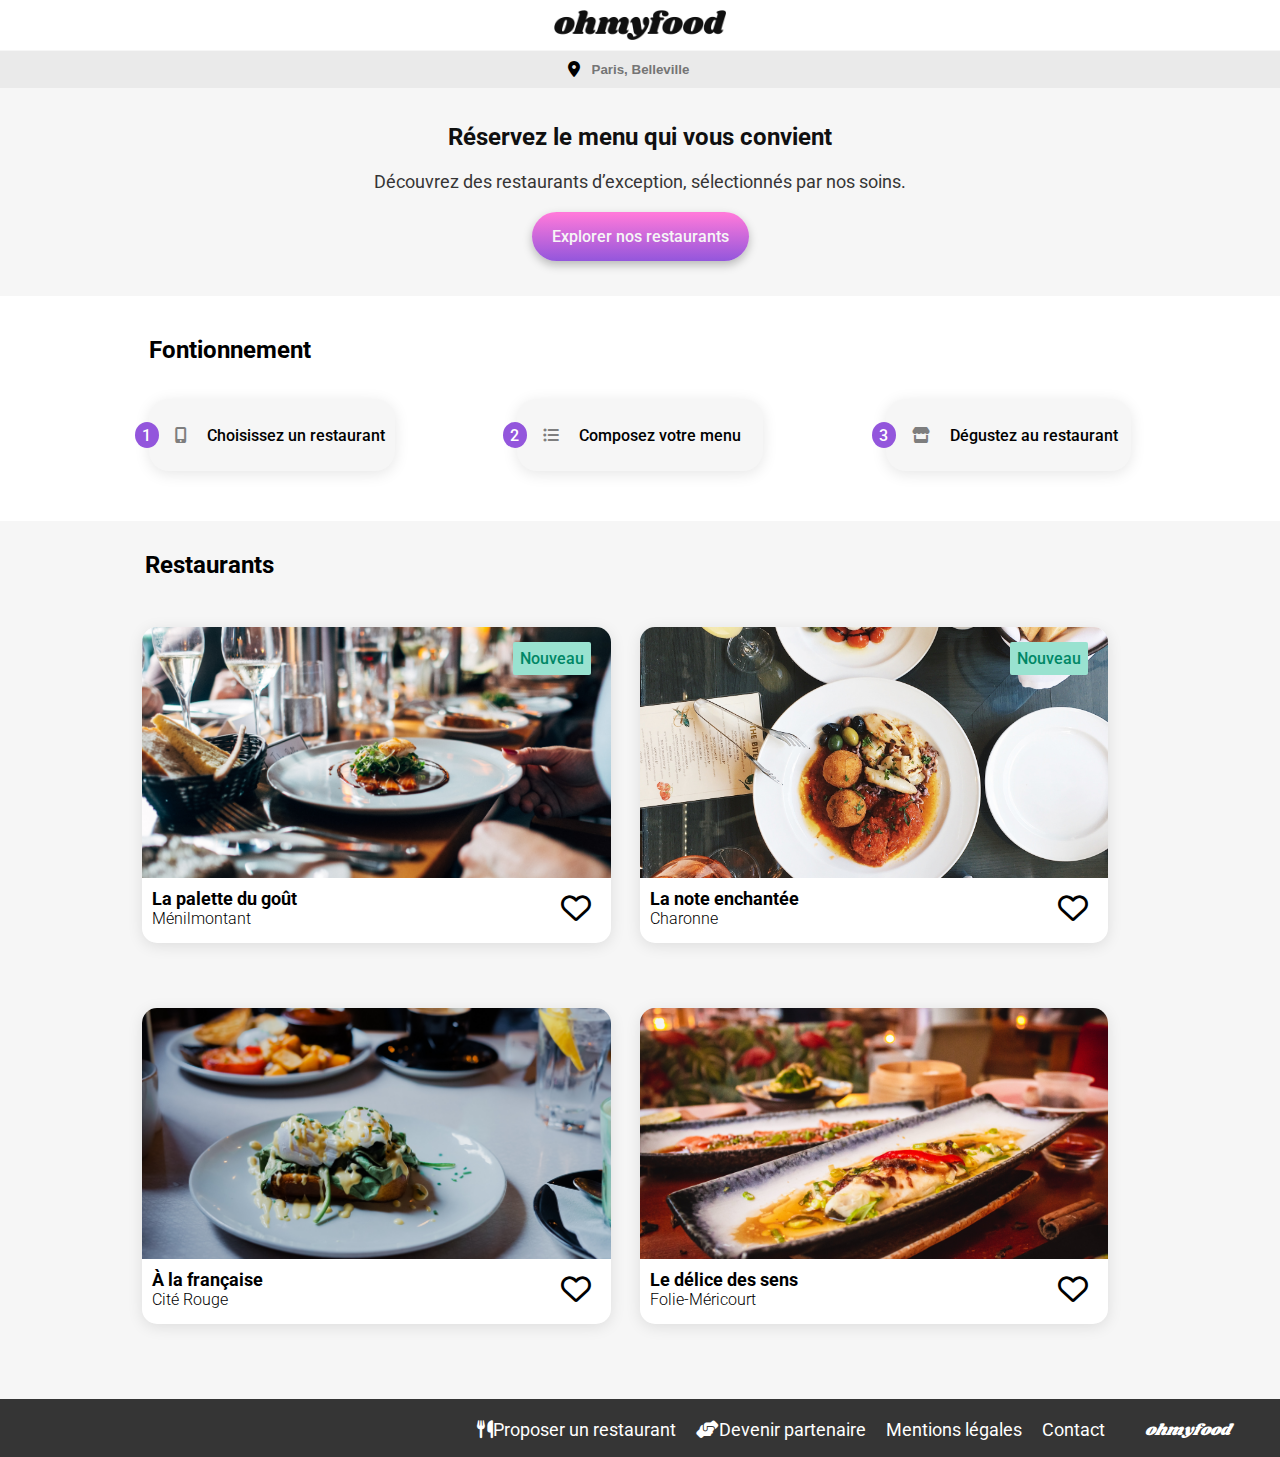
<file: index.html>
<!DOCTYPE html>
<html lang="en">
  <head>
    <meta charset="UTF-8" />
    <meta name="viewport" content="width=device-width, initial-scale=1" >
    <link rel="preconnect" href="https://fonts.googleapis.com" >
    <link rel="preconnect" href="https://fonts.gstatic.com" crossorigin >
    <link href="https://fonts.googleapis.com/css2?family=Roboto:ital,wght@0,100;0,300;0,400;0,500;0,700;0,900;1,100;1,300;1,400;1,500;1,700;1,900&display=swap" rel="stylesheet">
    <link href="https://fonts.googleapis.com/css2?family=Shrikhand&display=swap" rel="stylesheet" >
    <link rel="stylesheet" href="./sass/main.css" />
    <link rel="stylesheet" href="https://cdnjs.cloudflare.com/ajax/libs/font-awesome/6.7.2/css/all.min.css" integrity="sha512-Evv84Mr4kqVGRNSgIGL/F/aIDqQb7xQ2vcrdIwxfjThSH8CSR7PBEakCr51Ck+w+/U6swU2Im1vVX0SVk9ABhg==" crossorigin="anonymous" referrerpolicy="no-referrer" />
    <title>ohmyfood</title>
    
  </head>
  <body>
    <div class="loader-container" ></div>
    <div class="loader"></div>
    <main>
    <header class="header">
      <div class="header__img-container">
        <img class="header__img-container__image" src="assets/logo/ohmyfood.png" alt="Ohmyfood logo" >
      </div>
      <div class="recherche">
        <i class="fa-solid fa-location-dot"></i>
        <input class="recherche__ville" type="text" placeholder="Paris, Belleville" />
      </div>
    </header>
    <nav class="navbar">
      <h1 class="navbar__title">Réservez le menu qui vous convient</h1>
      <p class="navbar__subtitle">
        Découvrez des restaurants d’exception, sélectionnés par nos soins.
      </p>
      <button class="navbar__bouton">Explorer nos restaurants</button>
    </nav>

    <section class="fonctionnement">
      <h2 class="fontionnement__title">Fontionnement</h2>
      <div class="fonctionnement__lists" >
        <button class="fonctionnement__bouton">
        <span>1</span><i class="fa-solid fa-mobile-screen-button"></i>Choisissez un restaurant
        </button>
        <button class="fonctionnement__bouton">
        <span>2</span><i class="fa-solid fa-list-ul" aria-hidden="true"></i>Composez votre menu
        </button>
        <button class="fonctionnement__bouton">
        <span>3</span><i class="fa-solid fa-store" aria-hidden="true"></i>Dégustez au restaurant
        </button>
    </div>
    </section>

    


      <section class="restaurants">
        <h2 class="restaurants__title">Restaurants</h2>
        <div class="restaurants__lists" >
           <article class="restaurant">
            <a href="./cartes-restaurants/lapalettedugout.html">  </a>
              <img
                class="restaurant__image"
                src="assets/images/restaurants/jay-wennington-N_Y88TWmGwA-unsplash.jpg"
                alt="Ohmyfood">
          
              <h3 class="restaurant__title">
                La palette du goût 
               </h3>
              <p class="restaurant__subtitle">Ménilmontant</p>
              <div class="nouveau" >Nouveau</div>
          
              <div class="restaurant__like-btn"><i class="fa-regular fa-heart my-heart-empty"></i>
                <i class="fa-solid fa-heart my-heart-full"></i>
              </div>
          
            
            
          </article>
           <article class="restaurant">
            <a href="./cartes-restaurants/noteenchantee.html"></a>
          <img
            class="restaurant__image"
            src="assets/images/restaurants/stil-u2Lp8tXIcjw-unsplash.jpg"
            alt="Ohmyfood">
          <h3 class="restaurant__title">
            La note enchantée
          </h3>
          <p class="restaurant__subtitle">Charonne</p>
          <div class="nouveau" >Nouveau</div>
          <div class="restaurant__like-btn"><i class="fa-regular fa-heart"></i></div>
          
        </article>

        <article class="restaurant">
          <a href="./cartes-restaurants/alafrançaise.html"></a>
          <img
            class="restaurant__image"
            src="assets/images/restaurants/toa-heftiba-DQKerTsQwi0-unsplash.jpg"
            alt="Ohmyfood">
          <h3 class="restaurant__title">
            À la française 
          </h3>
          <p class="restaurant__subtitle">Cité Rouge</p>
          <div class="restaurant__like-btn"><i class="fa-regular fa-heart"></i></div>
            
           
        </article>
        <article class="restaurant">
          <a href="./cartes-restaurants/ledelicedessens.html"></a>
          <img
            class="restaurant__image"
            src="assets/images/restaurants/louis-hansel-shotsoflouis-qNBGVyOCY8Q-unsplash.jpg"
            alt="Ohmyfood">
          <h3 class="restaurant__title">
            Le délice des sens 
          </h3>
          <p class="restaurant__subtitle">Folie-Méricourt</p>
          <div class="restaurant__like-btn"><i class="fa-regular fa-heart"></i></div>
          
            
      
        </article>
      </div>
      </section>
    </main>
      <footer class="footer">
        <p class="footer__title">ohmyfood</p>
        <div class="footer__lists" ><a class="footer__link"><i class="fa-solid fa-utensils"></i>Proposer un restaurant</a>
          <a class="footer__link"><i class="fa-solid fa-handshake-angle"></i>Devenir partenaire</a>
          <a class="footer__link">Mentions légales</a>
          <a class="footer__link" href="mailto:contact@ohmyfood.com">Contact</a>
        </div>
      </footer>
    </div>
    
  </body>
</html>
</file>
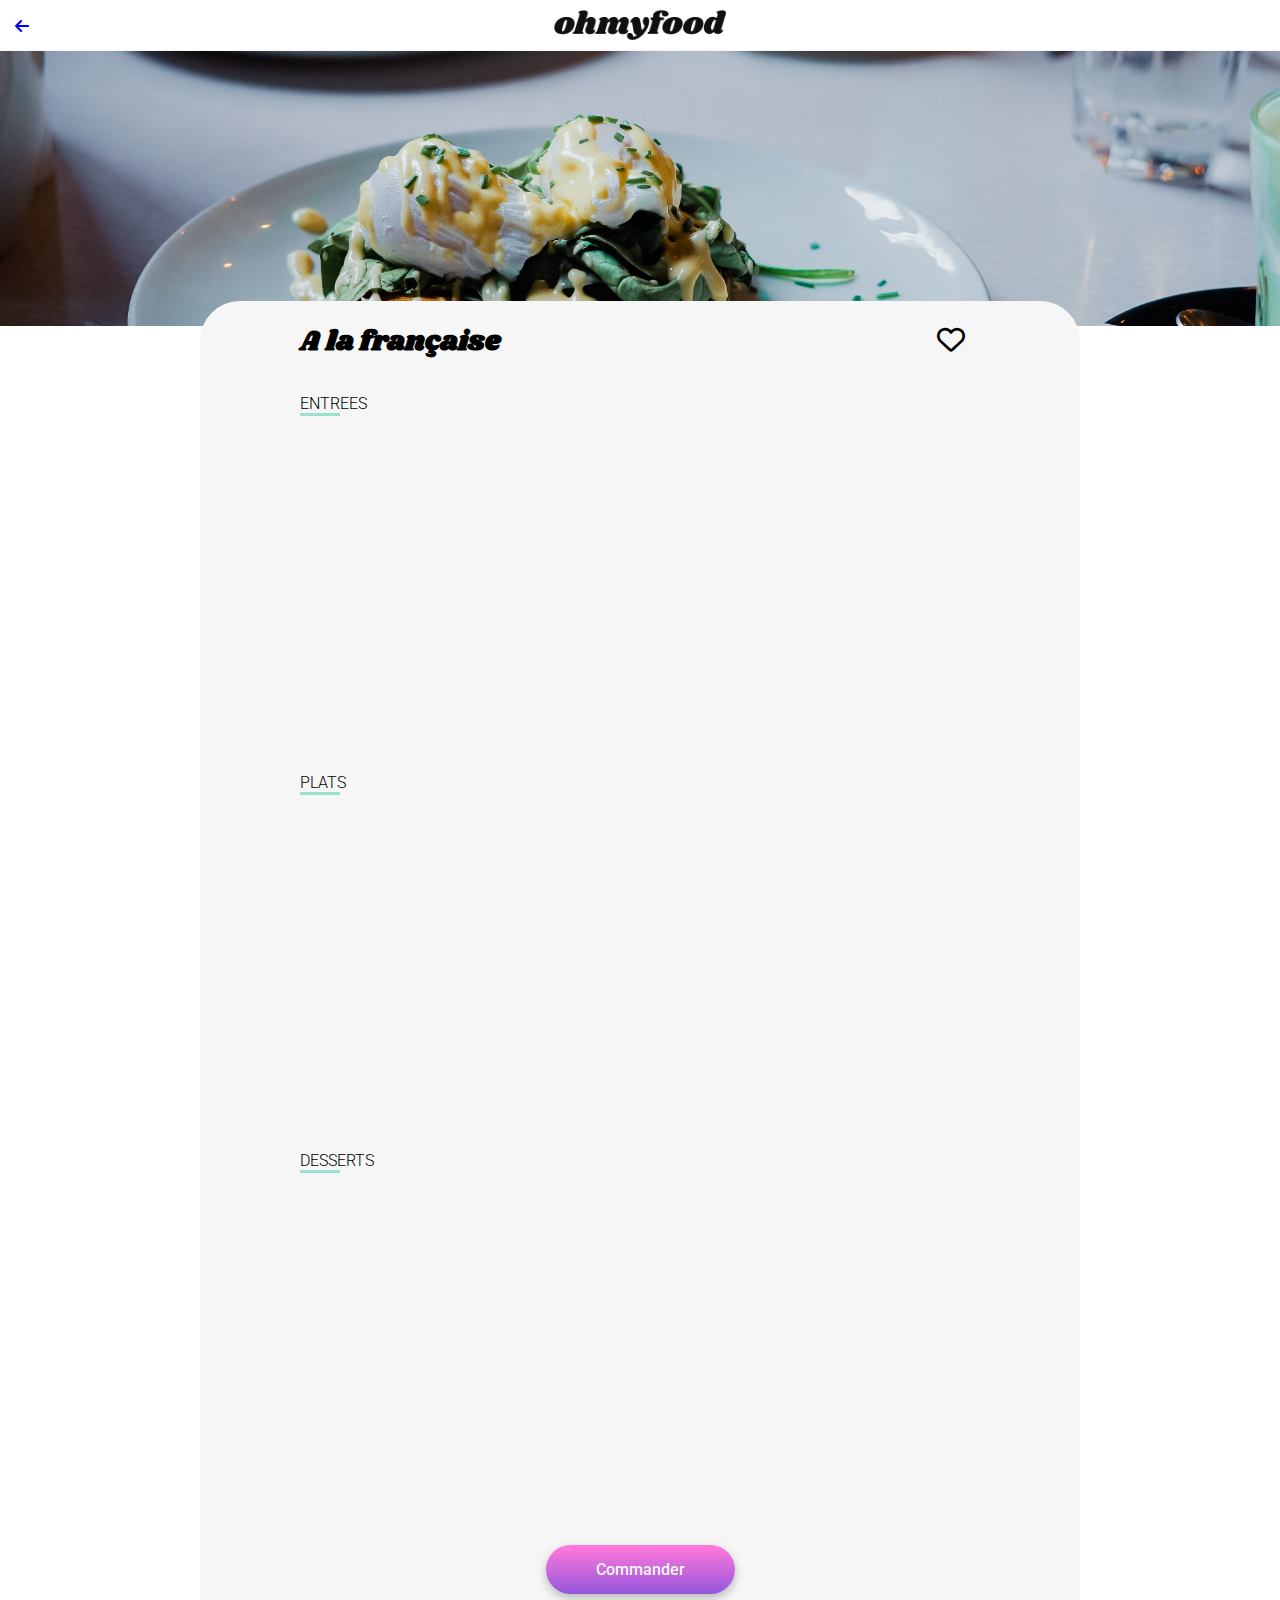
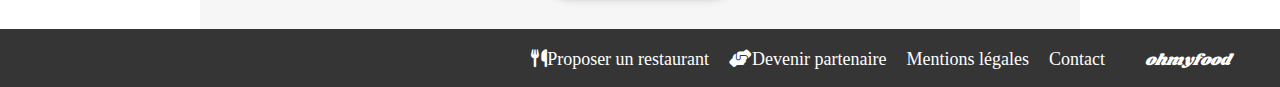
<file: cartes-restaurants/alafrançaise.html>
<!DOCTYPE html>
<html lang="en">
<head>
    <meta charset="UTF-8" />
    <meta name="viewport" content="width=device-width, initial-scale=1" >
    <link rel="stylesheet" href="palettedugout.css" />
    <link rel="stylesheet" href="https://cdnjs.cloudflare.com/ajax/libs/font-awesome/6.7.2/css/all.min.css" integrity="sha512-Evv84Mr4kqVGRNSgIGL/F/aIDqQb7xQ2vcrdIwxfjThSH8CSR7PBEakCr51Ck+w+/U6swU2Im1vVX0SVk9ABhg==" crossorigin="anonymous" referrerpolicy="no-referrer" />
    <link rel="preconnect" href="https://fonts.googleapis.com" >
    <link rel="preconnect" href="https://fonts.gstatic.com" crossorigin >
    <link href="https://fonts.googleapis.com/css2?family=Roboto:ital,wght@0,100;0,300;0,400;0,500;0,700;0,900;1,100;1,300;1,400;1,500;1,700;1,900&display=swap" rel="stylesheet">
    <link href="https://fonts.googleapis.com/css2?family=Shrikhand&display=swap" rel="stylesheet" >
    <title>ohmyfood</title> 
</head>




<body>
    
    <header class="header">
        <div class="header__img-container">
            <a class="go" href="../index.html"><span ><i class="fa-solid fa-arrow-left"></i></span></a><img class="header__img-container__image" src="./../assets/logo/ohmyfood.png" alt="Ohmyfood logo" />
        </div>
    </header>  
    <div class="picture-toa">
      <img class="picture-toa__img"  src="./../assets/images/restaurants/toa-heftiba-DQKerTsQwi0-unsplash.jpg" alt="toa-heftiba image" >
    </div>    


<main class="fond-carte">
<h1 class="palettedugout-title">A la française<span><i class="fa-regular fa-heart"></i></span></h1>

<section class="entrees">
    <h2 class="entrees__title">ENTREES</h2>
    <ul class="blocks">
        <li class="listes">
            <div class="liste-container">
                <h3 class="listes__ennonces_menus">Tartare de poulpe acidulé</h3> 
                <p class="listes__accompagnements"></p><span>Aux zestes d'orange</span> 
            </div>
            <span class="price">25€</span>
            <div class="element-hide"></div>
        </li>        
        <li class="listes">
            <div  class="liste-container">
                <h3 class="listes__ennonces_menus">Velouté de légumes d'antan</h3>
                <p class="listes__accompagnements"></p><span>Carotte, panais, topinambour</span>
            </div>
            <span class="price">35€</span> 
            <div class="element-hide"></div>
        </li>   
        <li class="listes">
            <div  class="liste-container">
                <h3 class="listes__ennonces_menus">Soupe à l'oignon</h3>
                <p class="listes__accompagnements"></p><span>Revisitée</span>
            </div>
            <span class="price">20€</span>
            <div class="element-hide"></div>
        </li>   
    </ul>
</section>

<section class="plats">
    <h2 class="plats__title">PLATS</h2>
    <ul class="blocks">
        <li class="listes">
            <div class="liste-container">
                <h3 class="listes__ennonces_menus">Coquilles Saint-Jacques</h3>
                <p class="listes__accompagnements"></p><span>Accompagnées d'une purée de panais</span>
            </div>
            <span class="price">40€</span>
            <div class="element-hide"></div>
        </li>
        <li class="listes">
            <div class="liste-container">
                <h3 class="listes__ennonces_menus" >Magret de canard</h3>
                <p class="listes__accompagnements"></p><span>Et parmentier de pommes de terre</span>
            </div>
            <span class="price">35€</span>
            <div class="element-hide"></div>
        </li>
        <li class="listes">
            <div  class="liste-container">
                <h3 class="listes__ennonces_menus" >Pigeonneau d’Ille-et-Vilaine</h3>
                <p class="listes__accompagnements">Sur son lit de gnocchis aux légumes</p>
            </div>
            <span class="price">44€</span>
            <div class="element-hide"></div>
        </li>
    </ul>
</section>

<section class="desserts">
    <h2 class="desserts__title" >DESSERTS</h2>
    <ul class="blocks">
        <li class="listes">
            <div class="liste-container">
                <h3 class="listes__ennonces_menus">Pétales de violettes glacés</h3>
                <p class="listes__accompagnements"></p><span>Et purée de noisettes</span>
            </div>
            <span class="price">18€</span>
            <div class="element-hide"></div>
        </li>
        <li class="listes">
            <div  class="liste-container">
                <h3 class="listes__ennonces_menus">Fondant au chocolat</h3>
                <p class="listes__accompagnements"></p><span>Revisité</span>
            </div>
            <span class="price">22€</span>
        <div class="element-hide"></div>
        </li>
        <li class="listes" >
            <div class="liste-container">
                <h3 class="listes__ennonces_menus" >Millefeuille croustillant</h3>
                <p class="listes__accompagnements"></p><span>Myrtilles et pâte d’amande</span>
            </div>
            <span class="price">23€</span>
            <div class="element-hide"></div>
        </li>
    </ul>
</section>

<section class="bouton-commander" >
    <button class="btn_commander">Commander</button>
</section>


</main>
<footer class="footer">
    <p class="footer__title">ohmyfood</p>
    <div class="footer__lists" ><a class="footer__link"><i class="fa-solid fa-utensils"></i>Proposer un restaurant</a>
        <a class="footer__link"><i class="fa-solid fa-handshake-angle"></i>Devenir partenaire</a>
        <a class="footer__link">Mentions légales</a>
        <a class="footer__link" href="mailto:contact@ohmyfood.com">Contact</a>
    </div>
</footer>

    










</body>
</file>
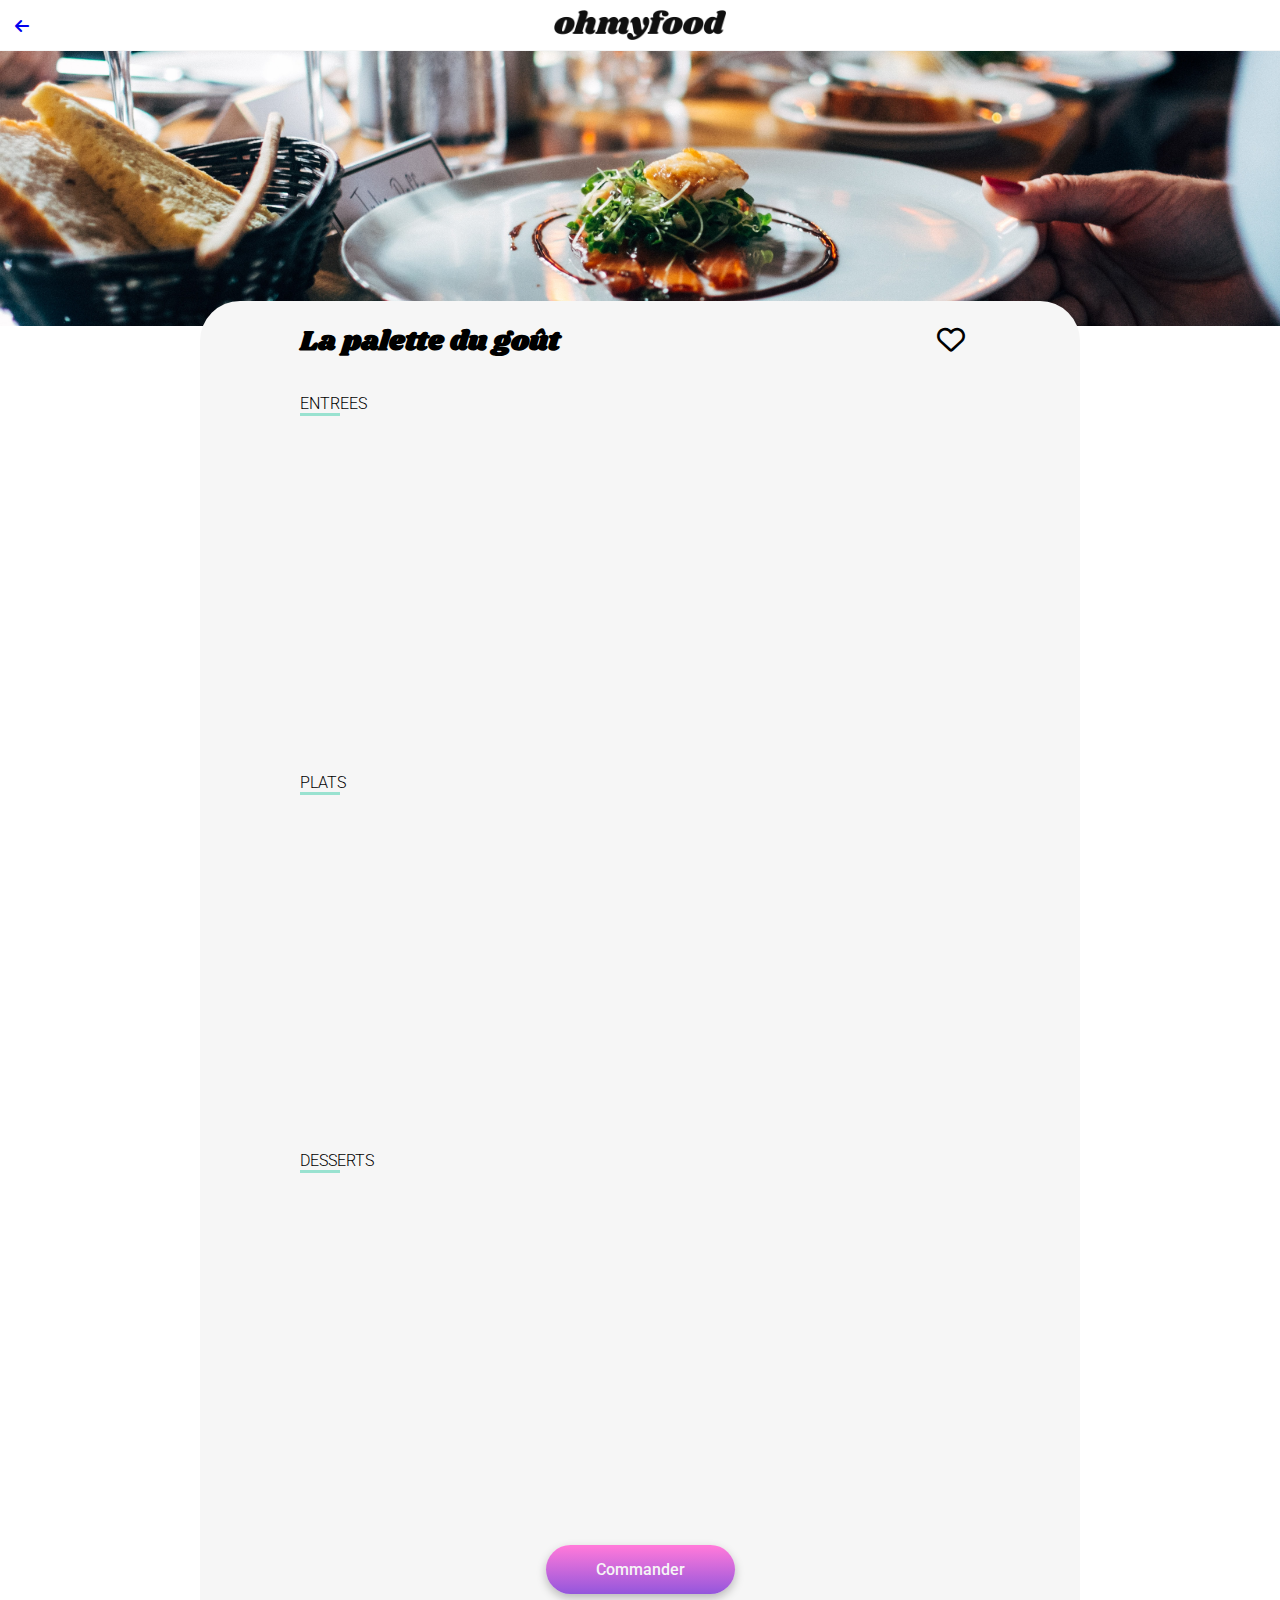
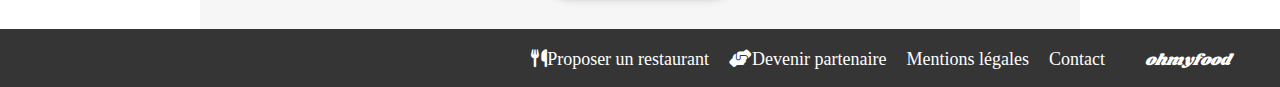
<file: cartes-restaurants/lapalettedugout.html>
<!DOCTYPE html>
<html lang="en">
<head>
    <meta charset="UTF-8" />
    <meta name="viewport" content="width=device-width, initial-scale=1" >
    <link rel="stylesheet" href="palettedugout.css" />
    <link rel="stylesheet" href="https://cdnjs.cloudflare.com/ajax/libs/font-awesome/6.7.2/css/all.min.css" integrity="sha512-Evv84Mr4kqVGRNSgIGL/F/aIDqQb7xQ2vcrdIwxfjThSH8CSR7PBEakCr51Ck+w+/U6swU2Im1vVX0SVk9ABhg==" crossorigin="anonymous" referrerpolicy="no-referrer" />
    <link rel="preconnect" href="https://fonts.googleapis.com" >
    <link rel="preconnect" href="https://fonts.gstatic.com" crossorigin >
    <link href="https://fonts.googleapis.com/css2?family=Roboto:ital,wght@0,100;0,300;0,400;0,500;0,700;0,900;1,100;1,300;1,400;1,500;1,700;1,900&display=swap" rel="stylesheet">
    <link href="https://fonts.googleapis.com/css2?family=Shrikhand&display=swap" rel="stylesheet" >
    <title>ohmyfood</title> 
</head>




<body>
    
    <header class="header">
        <div class="header__img-container">
            <a class="go" href="../index.html"><span ><i class="fa-solid fa-arrow-left"></i></span></a><img class="header__img-container__image" src="./../assets/logo/ohmyfood.png" alt="Ohmyfood logo" />
        </div>
    </header>  
    <div class=picture-jay>
      <img class="picture-jay__img"  src="./../assets/images/restaurants/jay-wennington-N_Y88TWmGwA-unsplash.jpg" alt="jay-wennington image" />
    </div>    


<main class="fond-carte">
<h1 class="palettedugout-title">La palette du goût<span><i class="fa-regular fa-heart"></i></span></h1>

<section class="entrees">
    <h2 class="entrees__title">ENTREES</h2>
    <ul class="blocks">
        <li class="listes">
            <div class="liste-container">
                <h3 class="listes__ennonces_menus">Fricassée d'escargots</h3> 
                <p class="listes__accompagnements"></p><span>Au piment d'Espelette </span>
            </div>
            <span class="price">25€</span>
            <div class="element-hide"></div>
        </li>        
        <li class="listes">
           <div class="liste-container">
                <h3 class="listes__ennonces_menus">Foie gras de canard mi-cuit</h3>
                <p class="listes__accompagnements"></p><span>Et ses copeaux de truffe noire </span>
           </div> 
           <span class="price">35€</span>
           <div class="element-hide"></div>
        </li>   
        <li class="listes">
            <div class="liste-container">
                <h3 class="listes__ennonces_menus">Œuf au plat</h3>
                <p class="listes__accompagnements"></p><span>Assaisonné à la truffe sur lit de caviar </span>
            </div>
            <span class="price">20€</span>
            <div class="element-hide"></div>
        </li>   
    </ul>
</section>

<section class="plats">
    <h2 class="plats__title">PLATS</h2>
    <ul class="blocks">
        <li class="listes">
            <div class="liste-container">
                 <h3 class="listes__ennonces_menus">Filet de bœuf aux herbes</h3>
                 <p class="listes__accompagnements"></p><span>Accompagné de sa ribambelle de légumes </span>
            </div>
            <span class="price">40€</span>
            <div class="element-hide"></div>
        </li>
        <li class="listes">
            <div class="liste-container">
                <h3 class="listes__ennonces_menus" >Parmentier de queue de bœuf</h3>
                <p class="listes__accompagnements"></p><span>À la truffe noire sur sa purée de panais</span>
             </div>
             <span class="price">35€</span>
             <div class="element-hide"></div>
        </li>
        <li class="listes">
            <div class="liste-container" >
                <h3 class="listes__ennonces_menus" >Filet de turbot</h3>
                <p class="listes__accompagnements"></p><span>Aux agrumes</span>
            </div>
            <span class="price">44€</span>
            <div class="element-hide"></div>
        </li>
    </ul>
</section>

<section class="desserts">
    <h2 class="desserts__title" >DESSERTS</h2>
    <ul class="blocks">
        <li class="listes">
            <div class="liste-container">
                <h3 class="listes__ennonces_menus">Paris-Brest</h3>
                <p class="listes__accompagnements"></p><span>Revisité </span>
            </div>  
            <span class="price">18€</span>
            <span class="element-hide"></span>
        </li>
        <li class="listes">
            <div class="liste-container">
                <h3 class="listes__ennonces_menus">Macaron au chocolat d'exception </h3>
                <p class="listes__accompagnements"></p><span>Et glace à la vanille de Madagascar</span>
            </div>
            <span class="price">22€</span>
            <span class="element-hide"></span>
        </li>
        <li class="listes" >
            <div class="liste-container">
                <h3 class="listes__ennonces_menus" >Mousse au chocolat </h3>
                <p class="listes__accompagnements"></p><span>Au piment d'Espelette et à la truffe noire</span>
            </div>
            <span class="price">23€</span>
            <span class="element-hide"></span>
        </li>
    </ul>
</section>

<section class="bouton-commander" >
    <button class="btn_commander">Commander</button>
</section>


</main>
<footer class="footer">
    <p class="footer__title">ohmyfood</p>
    <div class="footer__lists" ><a class="footer__link"><i class="fa-solid fa-utensils"></i>Proposer un restaurant</a>
        <a class="footer__link"><i class="fa-solid fa-handshake-angle"></i>Devenir partenaire</a>
        <a class="footer__link">Mentions légales</a>
        <a class="footer__link"href="mailto:contact@ohmyfood.com">Contact</a>
    </div>
</footer>

    










</body> 
</file>
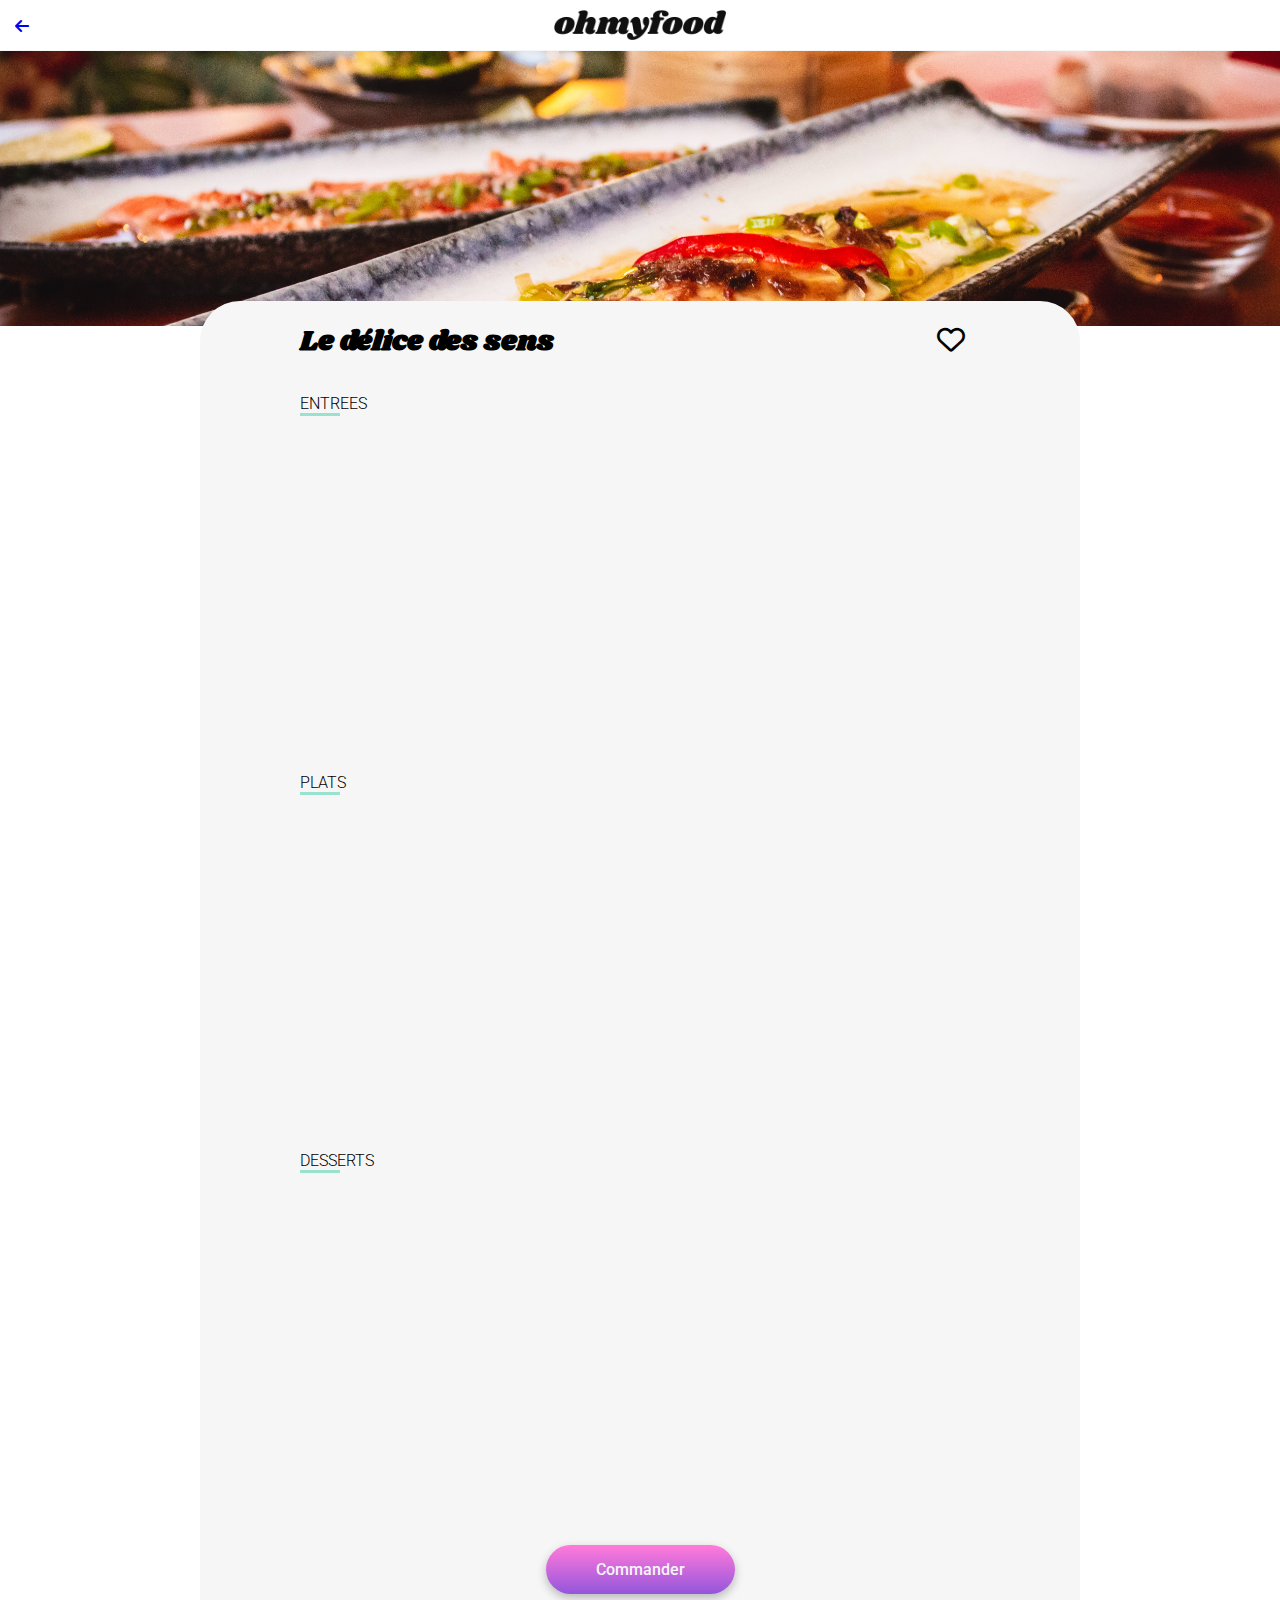
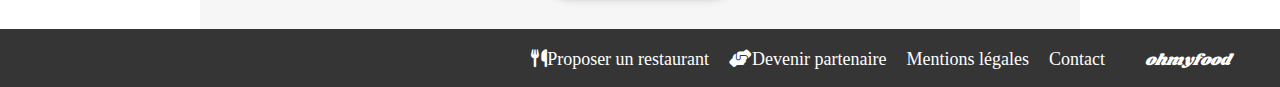
<file: cartes-restaurants/ledelicedessens.html>
<!DOCTYPE html>
<html lang="en">
<head>
    <meta charset="UTF-8" />
    <meta name="viewport" content="width=device-width, initial-scale=1" >
    <link rel="stylesheet" href="palettedugout.css" />
    <link rel="stylesheet" href="https://cdnjs.cloudflare.com/ajax/libs/font-awesome/6.7.2/css/all.min.css" integrity="sha512-Evv84Mr4kqVGRNSgIGL/F/aIDqQb7xQ2vcrdIwxfjThSH8CSR7PBEakCr51Ck+w+/U6swU2Im1vVX0SVk9ABhg==" crossorigin="anonymous" referrerpolicy="no-referrer" />
    <link rel="preconnect" href="https://fonts.googleapis.com" >
    <link rel="preconnect" href="https://fonts.gstatic.com" crossorigin >
    <link href="https://fonts.googleapis.com/css2?family=Roboto:ital,wght@0,100;0,300;0,400;0,500;0,700;0,900;1,100;1,300;1,400;1,500;1,700;1,900&display=swap" rel="stylesheet">
    <link href="https://fonts.googleapis.com/css2?family=Shrikhand&display=swap" rel="stylesheet" >
    <title>ohmyfood</title> 
</head>




<body>
    
    <header class="header">
        <div class="header__img-container">
            <a class="go" href="../index.html"><span ><i class="fa-solid fa-arrow-left"></i></span></a><img class="header__img-container__image" src="./../assets/logo/ohmyfood.png" alt="Ohmyfood logo" />
        </div>
    </header>  
    <div class=picture-louis>
      <img class="picture-louis__img"  src="./../assets/images/restaurants/louis-hansel-shotsoflouis-qNBGVyOCY8Q-unsplash.jpg" alt="jay-wennington image" />
    </div>    


<main class="fond-carte">
<h1 class="palettedugout-title">Le délice des sens<span><i class="fa-regular fa-heart"></i></span></h1>

<section class="entrees">
    <h2 class="entrees__title">ENTREES</h2>
    <ul class="blocks">
        <li class="listes">
            <div class="liste-container">
                <h3 class="listes__ennonces_menus">Tartare de thon</h3> 
                <p class="listes__accompagnements"></p><span>Assaisonné au yuzu</span>
            </div>
            <span class="price">25€</span>
            <span class="element-hide"></span>
        </li>        
        <li class="listes">
            <div class="liste-container">
                <h3 class="listes__ennonces_menus">Bouchée de homard croustillant </h3>
                <p class="listes__accompagnements"></p><span>Et sa farandole de petits légumes</span>
            </div>
            <span class="price">35€</span> 
            <span class="element-hide"></span>
        </li>   
        <li class="listes">
            <div class="liste-container">
                <h3 class="listes__ennonces_menus">Poulet rôti aux herbes de Provence</h3>
                <p class="listes__accompagnements"></p><span>Et sa crème de truffe</span>
            </div>
            <span class="price">20€</span>
            <span class="element-hide"></span>
        </li>   
    </ul>
</section>

<section class="plats">
    <h2 class="plats__title">PLATS</h2>
    <ul class="blocks">
        <li class="listes">
            <div class="liste-container">
                <h3 class="listes__ennonces_menus">Poulet rôti aux herbes de Provence </h3>
                <p class="listes__accompagnements"></p><span>Et sa crème de truffe</span>
            </div>
            <span class="price">40€</span>
            <span class="element-hide"></span>
        </li>
        <li class="listes">
            <div class="liste-container">
                <h3 class="listes__ennonces_menus" >Langouste rôtie </h3>
                <p class="listes__accompagnements"></p><span>Et ses légumes de saison</span>
            </div>
            <span class="price">35€</span>
            <span class="element-hide"></span>
        </li>
        <li class="listes">
            <div class="liste-container">
                <h3 class="listes__ennonces_menus" >Côte de bœuf Angus </h3>
                <p class="listes__accompagnements"></p><span>Et sa purée de panais</span>
            </div>
            <span class="price">44€</span>
            <span class="element-hide"></span>
        </li>
    </ul>
</section>

<section class="desserts">
    <h2 class="desserts__title" >DESSERTS</h2>
    <ul class="blocks">
        <li class="listes">
            <div class="liste-container">
                <h3 class="listes__ennonces_menus">Farandole de desserts</h3>
                <p class="listes__accompagnements"></p><span>Du chef</span>
            </div>
            <span class="price">18€</span>
            <span class="element-hide"></span>
        </li>
        <li class="listes">
            <div class="liste-container">
                <h3 class="listes__ennonces_menus">Crème brûlée</h3>
                <p class="listes__accompagnements"></p><span>Revisitée</span>
            </div>
            <span class="price">22€</span>
            <span class="element-hide"></span>
        </li>
        <li class="listes" >
            <div class="liste-container">
                <h3 class="listes__ennonces_menus" >Tiramisu</h3>
                <p class="listes__accompagnements"></p><span>A la noisette</span>
            </div>
            <span class="price">23€</span>
            <span class="element-hide"></span>
        </li>
    </ul>
</section>

<section class="bouton-commander" >
    <button class="btn_commander">Commander</button>
</section>


</main>
<footer class="footer">
    <p class="footer__title">ohmyfood</p>
    <div class="footer__lists" ><a class="footer__link"><i class="fa-solid fa-utensils"></i>Proposer un restaurant</a>
        <a class="footer__link"><i class="fa-solid fa-handshake-angle"></i>Devenir partenaire</a>
        <a class="footer__link">Mentions légales</a>
        <a class="footer__link" href="mailto:contact@ohmyfood.com">Contact</a>
    </div>
</footer>


</body>
</file>
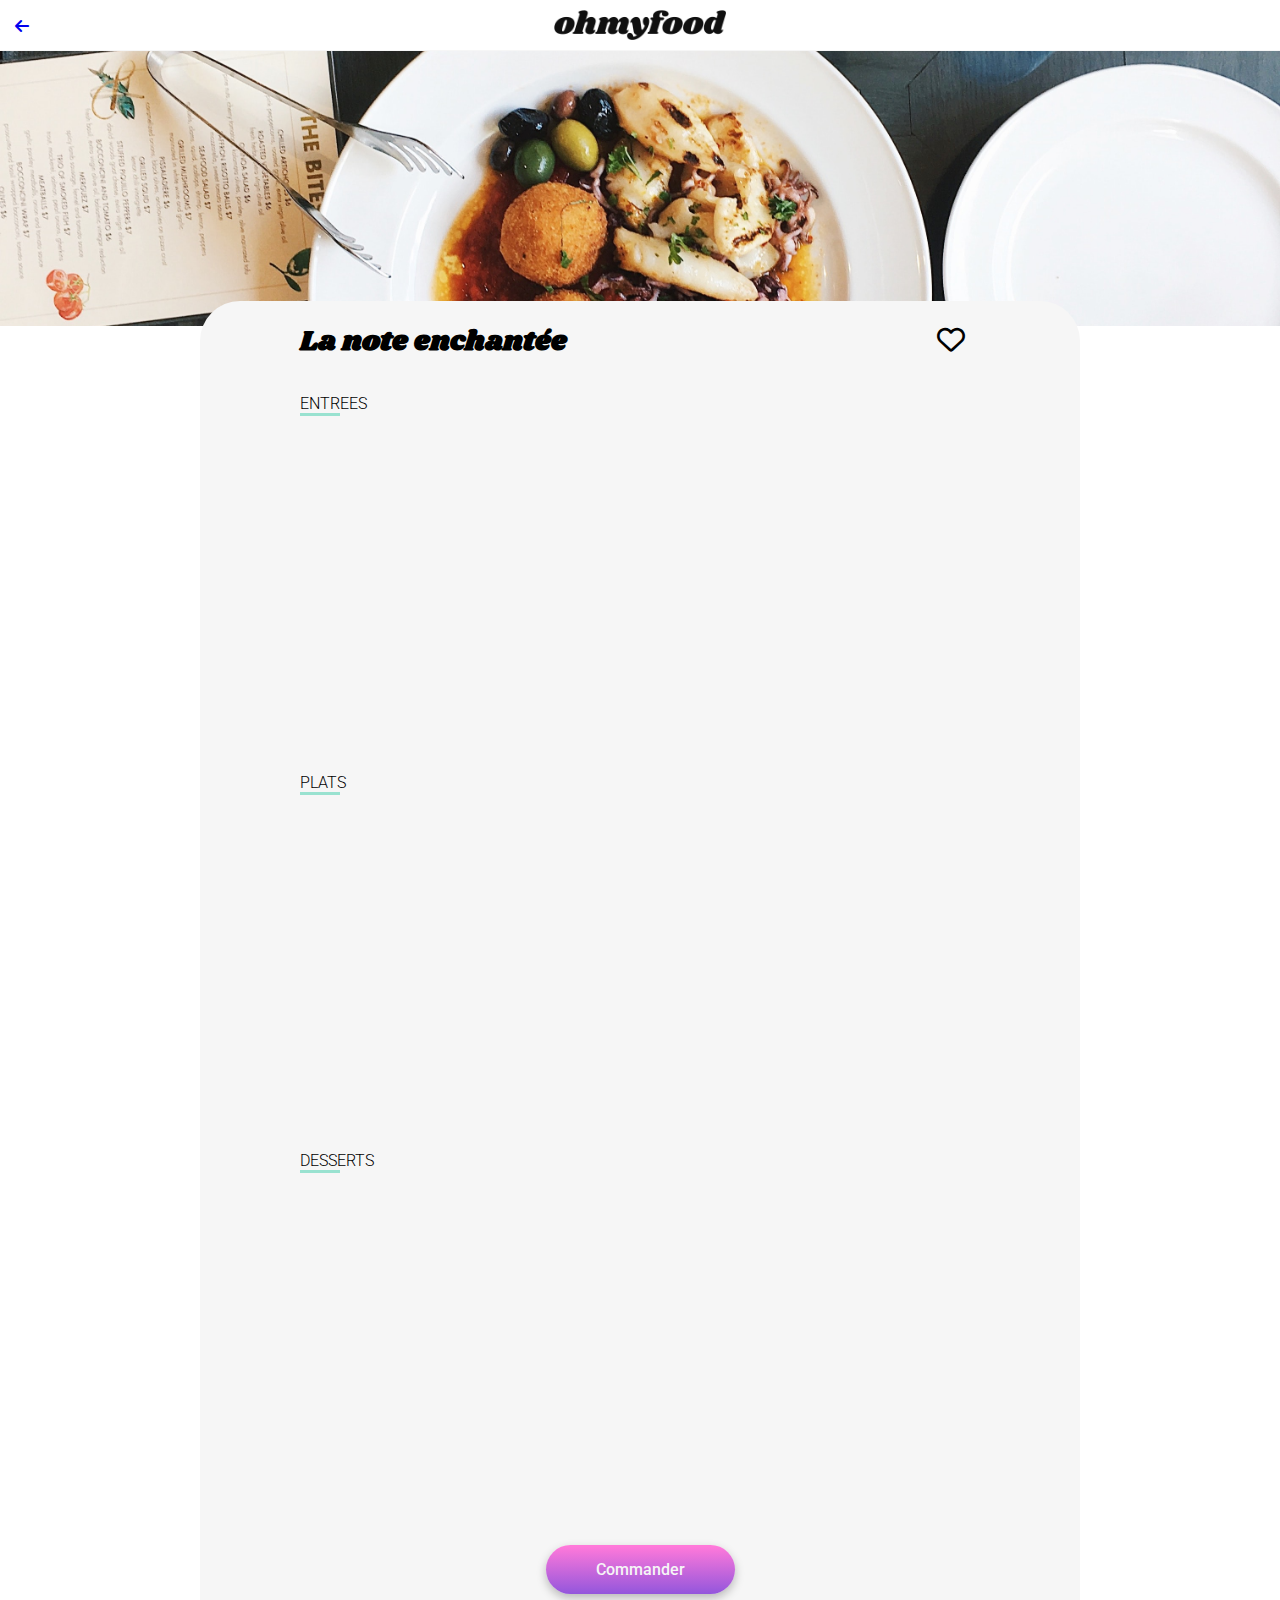
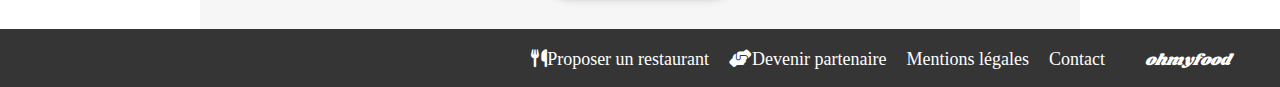
<file: cartes-restaurants/noteenchantee.html>
<!DOCTYPE html>
<html lang="en">
<head>
    <meta charset="UTF-8" />
    <meta name="viewport" content="width=device-width, initial-scale=1" >
    <link rel="stylesheet" href="palettedugout.css" />
    <link rel="stylesheet" href="https://cdnjs.cloudflare.com/ajax/libs/font-awesome/6.7.2/css/all.min.css" integrity="sha512-Evv84Mr4kqVGRNSgIGL/F/aIDqQb7xQ2vcrdIwxfjThSH8CSR7PBEakCr51Ck+w+/U6swU2Im1vVX0SVk9ABhg==" crossorigin="anonymous" referrerpolicy="no-referrer" />
    <link rel="preconnect" href="https://fonts.googleapis.com" >
    <link rel="preconnect" href="https://fonts.gstatic.com" crossorigin >
    <link href="https://fonts.googleapis.com/css2?family=Roboto:ital,wght@0,100;0,300;0,400;0,500;0,700;0,900;1,100;1,300;1,400;1,500;1,700;1,900&display=swap" rel="stylesheet">
    <link href="https://fonts.googleapis.com/css2?family=Shrikhand&display=swap" rel="stylesheet" >
    <title>ohmyfood</title> 
</head>




<body>
    
    <header class="header">
        <div class="header__img-container">
            <a class="go" href="../index.html"><span ><i class="fa-solid fa-arrow-left"></i></span></a><img class="header__img-container__image" src="./../assets/logo/ohmyfood.png" alt="Ohmyfood logo" />
        </div>
    </header>  
    <div class="picture-stil">
      <img class="picture-stil__img"  src="./../assets/images/restaurants/stil-u2Lp8tXIcjw-unsplash.jpg" alt="stil-u2L image" />
    </div>    


<main class="fond-carte">
<h1 class="palettedugout-title">La note enchantée<span><i class="fa-regular fa-heart"></i></span></h1>

<section class="entrees">
    <h2 class="entrees__title">ENTREES</h2>
    <ul class="blocks">
        <li class="listes">
            <div class="liste-container">
                <h3 class="listes__ennonces_menus">Ravioles de foie gras</h3>
                <p class="listes__accompagnements"></p><span>Accompagnées de leur crème à la truffe</span>
            </div>  
            <span class="price">25€</span>
            <span class="element-hide"></span>
        </li>        
        <li class="listes">
            <div class="liste-container">
                <h3 class="listes__ennonces_menus">Caviar osciètre</h3>
                <p class="listes__accompagnements"></p><span>Sur blini à la farine de blé noir</span>
            </div>
            <span class="price">35€</span> 
            <span class="element-hide"></span>
        </li>   
        <li class="listes">
            <div class="liste-container">
                <h3 class="listes__ennonces_menus">Homard et espuma de potiron</h3>
                <p class="listes__accompagnements"></p><span>Marinés aux zestes d'orange</span>
            </div>
            <span class="price">20€</span>
            <span class="element-hide"></span>
        </li>   
    </ul>
</section>

<section class="plats">
    <h2 class="plats__title">PLATS</h2>
    <ul class="blocks">
        <li class="listes">
            <div class="liste-container">
                <h3 class="listes__ennonces_menus">Noix de coquilles Saint-Jacques</h3>
                <p class="listes__accompagnements"></p><span>Sur lit de purée de céleri-rave</span>
            </div>
            <span class="price">40€</span>
            <span class="element-hide"></span>
        </li>
        <li class="listes">
            <div class="liste-container">
                <h3 class="listes__ennonces_menus" >Langoustine poêlée</h3>
                <p class="listes__accompagnements"></p><span>Purée de patate douce</span>
            </div>
            <span class="price">35€</span>
            <span class="element-hide"></span>
        </li>
        <li class="listes">
            <div class="liste-container">
                <h3 class="listes__ennonces_menus" >Mijoté de queue de bœuf </h3>
                <p class="listes__accompagnements"></p><span>Et riz sauvage aux zestes de citron</span>
            </div>
            <span class="price">44€</span>
            <span class="element-hide"></span>
        </li>
    </ul>
</section>

<section class="desserts">
    <h2 class="desserts__title" >DESSERTS</h2>
    <ul class="blocks">
        <li class="listes">
            <div class="liste-container">
                <h3 class="listes__ennonces_menus">Macaron noisette et chocolat</h3>
                <p class="listes__accompagnements"></p><span>Glace au caramel brun et sel de Guérande</span>
            </div>
            <span class="price">18€</span>
            <span class="element-hide"></span>
        </li>
        <li class="listes">
            <div class="liste-container">
                <h3 class="listes__ennonces_menus">Baba au rhum revisité</h3>
                <p class="listes__accompagnements"></p><span>Avec son coulis de citron</span>
            </div>
            <span class="price">22€</span>
            <span class="element-hide"></span>
        </li>
        <li class="listes" >
            <div class="liste-container">
                <h3 class="listes__ennonces_menus" >Tarte au citron meringuée </h3>
                <p class="listes__accompagnements"></p><span>Déstructurée</span>
            </div>
            <span class="price">23€</span>
            <span class="element-hide"></span>
        </li>
    </ul>
</section>

<section class="bouton-commander" >
    <button class="btn_commander">Commander</button>
</section>


</main>
<footer class="footer">
    <p class="footer__title">ohmyfood</p>
    <div class="footer__lists" ><a class="footer__link"><i class="fa-solid fa-utensils"></i>Proposer un restaurant</a>
        <a class="footer__link"><i class="fa-solid fa-handshake-angle"></i>Devenir partenaire</a>
        <a class="footer__link">Mentions légales</a>
        <a class="footer__link "href="mailto:contact@ohmyfood.com" > Contact </a>
    </div>
</footer>


</body>
</file>
<file: sass/main.css>
body {
  font-family: "Roboto", sans-serif;
}

h1 {
  font-family: "Roboto", sans-serif;
  font-size: 2.5rem;
  font-weight: 700;
  color: #101010;
}

h2 {
  font-family: "Roboto", sans-serif;
  font-size: 1.5rem;
  font-weight: 700;
  color: #000000;
}

h3 {
  font-family: "Roboto", sans-serif;
  font-size: 1.125rem;
  font-weight: 300;
  color: #353535;
}

h4 {
  font-family: "Roboto", sans-serif;
  font-size: 1.125rem;
  font-weight: 700;
  color: #000000;
}

html {
  box-sizing: border-box;
}

*, *::before, *::after {
  box-sizing: inherit;
}

body, h1, h2, h3, h4, h5, h6, p, ul, ol, figure, blockquote, dl, dd {
  margin: 0;
  padding: 0;
}

a {
  color: inherit;
  text-decoration: none;
}
a:visited {
  color: inherit;
}

li {
  list-style: none;
}

.navbar {
  background-color: #F6F6F6;
  display: flex;
  align-items: center;
  justify-content: center;
  flex-direction: column;
  gap: 20px;
  padding-block: 35px;
  margin-bottom: 40px;
}
.navbar__title {
  padding-inline: 15px;
  text-align: center;
  font-size: 1.5rem;
}
.navbar__subtitle {
  text-align: center;
  color: #353535;
  font-size: 1.125rem;
}
.navbar__bouton {
  background: rgb(147, 86, 220);
  background: linear-gradient(0deg, rgb(147, 86, 220) 0%, rgb(255, 121, 218) 97%);
  filter: progid:DXImageTransform.Microsoft.gradient(startColorstr="#9356dc",endColorstr="#ff79da",GradientType=1);
  border-style: none;
  border-radius: 25px;
  font-size: 1rem;
  font-weight: 500;
  color: #f6f6f6;
  text-align: center;
  width: -moz-fit-content;
  width: fit-content;
  padding: 15px 20px;
  box-shadow: 0px 4px 10px rgba(0, 0, 0, 0.25);
  cursor: pointer;
  font-family: "Roboto", sans-serif;
}
.navbar__bouton:hover {
  opacity: 0.88;
  box-shadow: 0 4px 10px 0 #000026;
}

.fonctionnement {
  gap: 16px;
  padding-top: 40px;
  margin-bottom: 50px;
  padding: 0 20px;
}
.fonctionnement__title {
  font-size: 1.5rem;
  padding-top: 20px;
  margin-left: 30px;
}
.fonctionnement__lists {
  margin-top: 35px;
}
.fonctionnement__bouton {
  display: flex;
  flex-direction: row;
  justify-content: start;
  align-items: center;
  width: 100%;
  gap: 20px;
  height: 72px;
  color: #000000;
  font-family: "Roboto", sans-serif;
  font-size: 1rem;
  background-color: #F6F6F6;
  border-radius: 20px;
  font-weight: 500;
  box-shadow: 0px 3px 15px 0px rgba(0, 0, 0, 0.1019607843);
  border-style: none;
  position: relative;
}
.fonctionnement__bouton i {
  margin-left: 20px;
  color: #7E7E7E;
}
.fonctionnement__bouton span {
  background-color: #9356DC;
  color: #FFFFFF;
  border-radius: 50%;
  padding: 6px;
  width: 24px;
  height: 24px;
  font-family: "Roboto", sans-serif;
  position: absolute;
  left: -14px;
  padding-bottom: 22px;
  text-align: center;
  padding-right: 7px;
  padding-top: 4px;
}

@media screen and (min-width: 768px) {
  .fonctionnement__bouton {
    width: 25%;
  }
  .fonctionnement__lists {
    display: flex;
    flex-direction: row;
    justify-content: space-between;
    gap: 30px;
  }
}
@media (min-width: 769px) and (max-width: 1440px) {
  .fonctionnement {
    margin-right: 129px;
    margin-left: 129px;
  }
}
.restaurant {
  display: flex;
  flex-direction: column;
  box-sizing: border-box;
  border-radius: 15px;
  width: 100%;
  background-color: #FFFFFF;
  box-shadow: 0px 3px 15px 0px rgba(0, 0, 0, 0.1019607843);
  position: relative;
  margin-bottom: 15px;
}
.restaurant__image {
  border-top-right-radius: 15px;
  border-top-left-radius: 15px;
  height: 251px;
  position: relative;
  -o-object-fit: cover;
     object-fit: cover;
}
.restaurant__title {
  color: #000000;
  font-size: 1.125rem;
  font-weight: 700;
  padding-top: 10px;
  padding-left: 10px;
}
.restaurant__subtitle {
  font-size: 1rem;
  font-weight: 300;
  padding-left: 10px;
  padding-bottom: 15px;
  position: relative;
}
.restaurant .nouveau {
  position: absolute;
  right: 20px;
  top: 15px;
  font-weight: 500;
  border-radius: 2px;
  padding: 7px;
  color: #008766;
  background-color: #99E2D0;
}
.restaurant__like-btn {
  position: absolute;
  right: 50px;
  bottom: 50px;
  font-size: 30px;
}
.restaurant__like-btn i {
  position: absolute;
  width: 30px;
  height: 30px;
}
.restaurant .my-heart-full {
  opacity: 0;
  transition-property: all;
  transition-duration: 2s;
}
.restaurant .my-heart-full:hover {
  opacity: 1;
  background: linear-gradient(0deg, rgb(147, 86, 220) 0%, rgb(255, 121, 218) 97%);
  background-clip: text;
  -webkit-background-clip: text;
  color: transparent;
}

.header__img-container {
  display: flex;
  justify-content: center;
  border-bottom: 1px solid;
  border-color: #F6F6F6;
  padding: 10px 0;
}
.header__img-container__image {
  height: 30px;
}

.recherche {
  display: flex;
  justify-content: center;
  background-color: #EAEAEA;
  padding: 10px 0;
}
.recherche__ville {
  border: none;
  background-color: #EAEAEA;
  color: #353535;
  font-weight: bold;
  margin-left: 10px;
}
.recherche .fa-solid {
  margin-left: 60px;
}

.loader {
  border: 16px solid #F3F3F3;
  border-top: 16px solid #FF79DA;
  border-radius: 50%;
  width: 120px;
  height: 120px;
  animation: spin 7s linear;
  position: fixed;
  z-index: 1000;
  opacity: 0;
  top: 50%;
  left: 46%;
}

@keyframes spin {
  0% {
    opacity: 1;
    transform: rotate(0deg);
  }
  100% {
    opacity: 0;
    transform: rotate(360deg);
  }
}
.loader-container {
  background-color: #F3F3F3;
  animation: fond 3s;
}

@keyframes fond {
  0% {
    opacity: 1;
  }
  50% {
    opacity: 1;
  }
  100% {
    opacity: 0;
  }
}
.footer {
  background-color: #353535;
  color: #FFFFFF;
  font-size: 1.125rem;
  padding-left: 25px;
  padding-top: 20px;
}
.footer__lists {
  display: flex;
  flex-direction: column;
}
.footer__title {
  font-family: "Shrikhand", serif;
  font-style: italic;
  font-size: 1rem;
  color: #FFFFFF;
  padding-bottom: 15px;
  margin: 0;
}
.footer__link {
  margin-bottom: 8px;
  cursor: pointer;
  text-decoration: none;
  color: #FFFFFF;
}

@media screen and (min-width: 768px) {
  .footer {
    display: flex;
    flex-direction: row-reverse;
    gap: 40px;
    padding-right: 50px;
    padding-top: 20px;
  }
  .footer__lists {
    display: flex;
    flex-direction: row;
    gap: 20px;
  }
}
.restaurants {
  display: flex;
  flex-direction: column;
  justify-content: space-between;
  background-color: #F6F6F6;
  padding-left: 20px;
  gap: 18px;
  padding-bottom: 60px;
  padding-right: 20px;
}
.restaurants__title {
  margin-bottom: 30px;
  margin-top: 30px;
  font-size: 24px;
  font-weight: 700;
}

@media screen and (min-width: 768px) {
  .restaurants__lists {
    display: grid;
    grid-template-columns: repeat(2, 1fr);
    row-gap: 50px;
    -moz-column-gap: 29px;
         column-gap: 29px;
  }
}
@media (min-width: 769px) and (max-width: 1440px) {
  .restaurants__lists {
    margin-right: 152px;
    margin-left: 122px;
  }
  .restaurants__title {
    margin-left: 125px;
  }
}/*# sourceMappingURL=main.css.map */
</file>
<file: cartes-restaurants/palettedugout.css>
.footer {
  background-color: #353535;
  color: #FFFFFF;
  font-size: 1.125rem;
  padding-left: 25px;
  padding-top: 20px;
}
.footer__lists {
  display: flex;
  flex-direction: column;
}
.footer__title {
  font-family: "Shrikhand", serif;
  font-style: italic;
  font-size: 1rem;
  color: #FFFFFF;
  padding-bottom: 15px;
  margin: 0;
}
.footer__link {
  margin-bottom: 8px;
  cursor: pointer;
  text-decoration: none;
  color: #FFFFFF;
}

@media screen and (min-width: 768px) {
  .footer {
    display: flex;
    flex-direction: row-reverse;
    gap: 40px;
    padding-right: 50px;
    padding-top: 20px;
  }
  .footer__lists {
    display: flex;
    flex-direction: row;
    gap: 20px;
  }
}
.header__img-container {
  display: flex;
  justify-content: center;
  border-bottom: 1px solid;
  border-color: #F6F6F6;
  padding: 10px 0;
}
.header__img-container__image {
  height: 30px;
}

.recherche {
  display: flex;
  justify-content: center;
  background-color: #EAEAEA;
  padding: 10px 0;
}
.recherche__ville {
  border: none;
  background-color: #EAEAEA;
  color: #353535;
  font-weight: bold;
  margin-left: 10px;
}
.recherche .fa-solid {
  margin-left: 60px;
}

.loader {
  border: 16px solid #F3F3F3;
  border-top: 16px solid #FF79DA;
  border-radius: 50%;
  width: 120px;
  height: 120px;
  animation: spin 7s linear;
  position: fixed;
  z-index: 1000;
  opacity: 0;
  top: 50%;
  left: 46%;
}

@keyframes spin {
  0% {
    opacity: 1;
    transform: rotate(0deg);
  }
  100% {
    opacity: 0;
    transform: rotate(360deg);
  }
}
.loader-container {
  background-color: #F3F3F3;
  animation: fond 3s;
}

@keyframes fond {
  0% {
    opacity: 1;
  }
  50% {
    opacity: 1;
  }
  100% {
    opacity: 0;
  }
}
.header {
  position: relative;
}
.header span {
  position: absolute;
  left: 15px;
  bottom: 15px;
}

.go {
  cursor: pointer;
}

body {
  margin: 0;
  padding: 0;
}

main {
  padding-right: 10px;
  padding-left: 10px;
  font-family: "Roboto", sans-serif;
  text-decoration: none;
  font-weight: normal;
}

.listes {
  list-style: none;
  border-radius: 15px;
  background-color: #FFFFFF;
  font-size: 18px;
  height: 69px;
  padding: 0.75rem;
  margin-bottom: 15px;
  align-items: center;
  display: flex;
  justify-content: space-between;
  overflow: hidden;
  opacity: 0;
  animation: defiler 3s ease-out forwards;
}
.listes__accompagnements {
  margin-top: -15px;
  margin-left: 6px;
  font-size: 15px;
}

@keyframes defiler {
  0% {
    opacity: 0;
    transform: translateY(-30px);
  }
  100% {
    opacity: 1;
    transform: translateY(0);
  }
}
.liste-container {
  flex: 1;
}

.price {
  align-self: flex-end;
  margin-right: 36px;
}

.element-hide {
  background: #99E2D0;
  width: 53px;
  height: 95px;
  margin: -15px;
  border-top-right-radius: 15px;
  border-bottom-right-radius: 15px;
  margin: -0.75rem -6rem -0.75rem 1rem;
  transition: margin-right 750ms ease;
}

.listes:hover .element-hide {
  margin: -0.75rem -1.1rem -0.75rem 1.2rem;
}

.blocks {
  padding: 0;
  margin: 0;
}

.picture-jay {
  width: 100%;
  height: 275px;
}
.picture-jay__img {
  width: 100%;
  height: 275px;
  -o-object-fit: cover;
     object-fit: cover;
  -o-object-position: center;
     object-position: center;
}

.picture-stil {
  width: 100%;
  height: 275px;
}
.picture-stil__img {
  width: 100%;
  height: 275px;
  -o-object-fit: cover;
     object-fit: cover;
  -o-object-position: center;
     object-position: center;
}

.picture-louis {
  width: 100%;
  height: 275px;
}
.picture-louis__img {
  width: 100%;
  height: 275px;
  -o-object-fit: cover;
     object-fit: cover;
  -o-object-position: center;
     object-position: center;
}

.picture-toa {
  width: 100%;
  height: 275px;
}
.picture-toa__img {
  width: 100%;
  height: 275px;
  -o-object-fit: cover;
     object-fit: cover;
  -o-object-position: center;
     object-position: center;
}

.fond-carte {
  margin-top: -25px;
  background-color: #F6F6F6;
  border-top-left-radius: 40px;
  border-top-right-radius: 40px;
  position: relative;
}

.palettedugout-title {
  margin: 0;
  font-family: shrikhand, serif;
  padding-top: 20px;
  border-radius: 15px;
  font-size: 28px;
  position: relative;
}
.palettedugout-title span {
  position: absolute;
  right: 15px;
}

.entrees__title {
  font-weight: 300;
  font-size: 16px;
  line-height: 18px;
  padding-top: 20px;
  width: 40px;
  border-bottom: 3px solid #99E2D0;
}

.plats__title {
  font-weight: 300;
  font-size: 16px;
  line-height: 18px;
  padding-top: 20px;
  width: 40px;
  border-bottom: 3px solid #99E2D0;
}

.desserts__title {
  font-weight: 300;
  font-size: 16px;
  line-height: 18px;
  padding-top: 20px;
  width: 40px;
  border-bottom: 3px solid #99E2D0;
}

.bouton-commander {
  display: flex;
  justify-content: center;
  padding-bottom: 35px;
  padding-top: 35px;
}

.btn_commander {
  border-radius: 25px;
  border-style: none;
  padding: 15px 20px;
  font-size: 16px;
  font-weight: 500;
  color: #f6f6f6;
  box-shadow: 0px 4px 10px rgba(0, 0, 0, 0.25);
  cursor: pointer;
  font-family: "Roboto", sans-serif;
  padding-right: 50px;
  padding-left: 50px;
  background: linear-gradient(0deg, rgb(147, 86, 220) 0%, rgb(255, 121, 218) 97%);
}
.btn_commander:hover {
  opacity: 0.88;
  box-shadow: 0 4px 10px 0 #000026;
}

@media screen and (min-width: 768px) {
  .fond-carte {
    padding-right: 100px;
    padding-left: 100px;
  }
}
@media (min-width: 769px) and (max-width: 1440px) {
  .fond-carte {
    margin-right: 200px;
    margin-left: 200px;
  }
}/*# sourceMappingURL=palettedugout.css.map */
</file>
